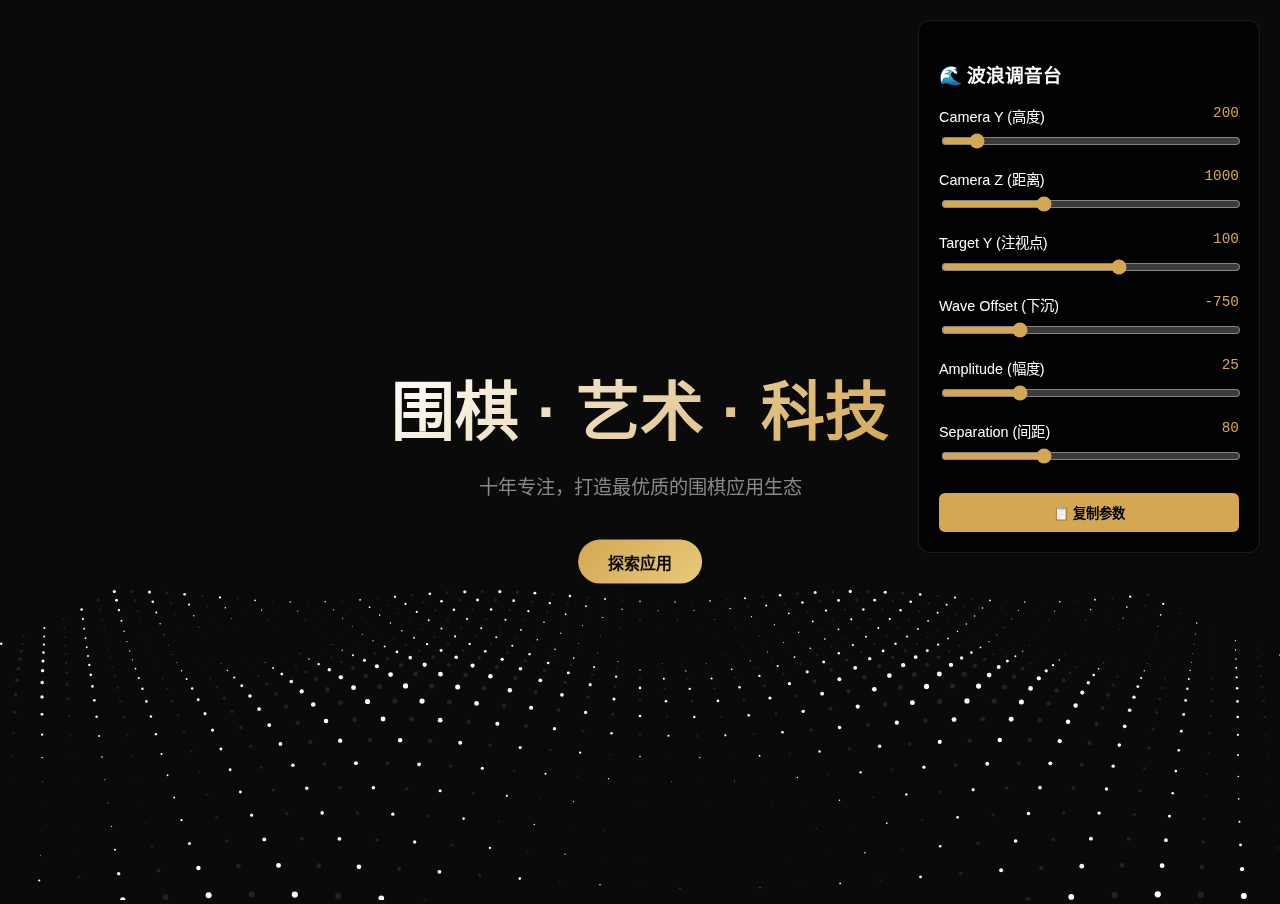
<file: tuner.html>
<!DOCTYPE html>
<html lang="zh-CN">
<head>
    <meta charset="UTF-8">
    <meta name="viewport" content="width=device-width, initial-scale=1.0">
    <title>Go Wave Tuner - 围棋波浪调音台</title>
    <style>
        body { margin: 0; overflow: hidden; background-color: #0a0a0a; font-family: sans-serif; }
        #canvas-container { width: 100vw; height: 100vh; }
        
        /* 模拟官网文字层，用于参照 */
        .overlay {
            position: absolute;
            top: 50%;
            left: 50%;
            transform: translate(-50%, -50%);
            text-align: center;
            color: #fff;
            pointer-events: none;
            z-index: 10;
        }
        .overlay h1 {
            font-size: 4rem;
            margin-bottom: 20px;
            background: linear-gradient(135deg, #ffffff 0%, #D4A853 100%);
            -webkit-background-clip: text;
            -webkit-text-fill-color: transparent;
        }
        .overlay p { font-size: 1.2rem; color: #888; margin-bottom: 40px; }
        .btn {
            display: inline-block;
            padding: 10px 30px;
            background: linear-gradient(135deg, #D4A853 0%, #E8C97B 100%);
            color: #0a0a0a;
            border-radius: 50px;
            font-weight: bold;
        }

        /* 调音面板 */
        #tuner {
            position: absolute;
            top: 20px;
            right: 20px;
            width: 300px;
            background: rgba(0, 0, 0, 0.8);
            backdrop-filter: blur(10px);
            padding: 20px;
            border-radius: 12px;
            border: 1px solid rgba(255, 255, 255, 0.1);
            color: #fff;
            z-index: 100;
        }
        .control-group { margin-bottom: 15px; }
        .control-group label { display: flex; justify-content: space-between; font-size: 0.9rem; margin-bottom: 5px; }
        .control-group input { width: 100%; cursor: pointer; accent-color: #D4A853; }
        .val { color: #D4A853; font-family: monospace; }
        
        #export-btn {
            width: 100%;
            padding: 10px;
            background: #D4A853;
            border: none;
            border-radius: 6px;
            color: #000;
            font-weight: bold;
            cursor: pointer;
            margin-top: 10px;
        }
        #export-btn:hover { background: #E8C97B; }
        
        #output {
            margin-top: 10px;
            width: 100%;
            height: 60px;
            background: #222;
            border: 1px solid #444;
            color: #ccc;
            font-size: 0.8rem;
            padding: 5px;
            display: none;
        }
    </style>
    <!-- 引用 Three.js -->
    <script src="js/three.min.js"></script>
</head>
<body>

    <div id="canvas-container"></div>

    <div class="overlay">
        <h1>围棋 · 艺术 · 科技</h1>
        <p>十年专注，打造最优质的围棋应用生态</p>
        <span class="btn">探索应用</span>
    </div>

    <div id="tuner">
        <h3>🌊 波浪调音台</h3>
        
        <div class="control-group">
            <label>Camera Y (高度) <span id="val-camY" class="val">200</span></label>
            <input type="range" id="camY" min="0" max="2000" value="200">
        </div>
        
        <div class="control-group">
            <label>Camera Z (距离) <span id="val-camZ" class="val">1000</span></label>
            <input type="range" id="camZ" min="500" max="2000" value="1000">
        </div>

        <div class="control-group">
            <label>Target Y (注视点) <span id="val-targetY" class="val">100</span></label>
            <input type="range" id="targetY" min="-500" max="500" value="100">
        </div>

        <div class="control-group">
            <label>Wave Offset (下沉) <span id="val-offset" class="val">-750</span></label>
            <input type="range" id="offset" min="-1000" max="0" value="-750">
        </div>

        <div class="control-group">
            <label>Amplitude (幅度) <span id="val-amp" class="val">25</span></label>
            <input type="range" id="amp" min="0" max="100" value="25">
        </div>
        
        <div class="control-group">
            <label>Separation (间距) <span id="val-sep" class="val">80</span></label>
            <input type="range" id="sep" min="20" max="200" value="80">
        </div>

        <button id="export-btn">📋 复制参数</button>
        <textarea id="output"></textarea>
    </div>

<script>
    // Tuner Logic
    var params = {
        camY: 200,
        camZ: 1000,
        targetY: 100,
        offset: -750,
        amp: 25,
        sep: 80
    };

    var container = document.getElementById('canvas-container');
    var camera, scene, renderer;
    var particles = [], particle;
    var count = 0;
    var AMOUNTX = 60, AMOUNTY = 40;
    var target = new THREE.Vector3(0, params.targetY, 0);

    init();
    animate();
    setupControls();

    function init() {
        camera = new THREE.PerspectiveCamera(75, container.clientWidth / container.clientHeight, 1, 10000);
        updateCamera();

        scene = new THREE.Scene();
        rebuildParticles(); // Initial build

        renderer = new THREE.CanvasRenderer({ alpha: true });
        renderer.setSize(container.clientWidth, container.clientHeight);
        renderer.setClearColor(0x0a0a0a, 0); // Transparent
        
        container.appendChild(renderer.domElement);
        window.addEventListener('resize', onWindowResize, false);
    }

    function rebuildParticles() {
        // Clear existing
        for(var i=0; i<particles.length; i++) {
            scene.remove(particles[i]);
        }
        particles = [];

        var PI2 = Math.PI * 2;
        var materialWhite = new THREE.ParticleCanvasMaterial({
            color: 0xffffff,
            program: function (context) {
                context.beginPath();
                context.arc(0, 0, 1, 0, PI2, true);
                context.fill();
            }
        });
        var materialBlack = new THREE.ParticleCanvasMaterial({
            color: 0x222222, 
            program: function (context) {
                context.beginPath();
                context.arc(0, 0, 1, 0, PI2, true);
                context.fill();
            }
        });

        var i = 0;
        for (var ix = 0; ix < AMOUNTX; ix++) {
            for (var iy = 0; iy < AMOUNTY; iy++) {
                var isWhite = (ix + iy) % 2 === 0;
                var material = isWhite ? materialWhite : materialBlack;
                var p = new THREE.Particle(material);
                
                // Set initial X/Z based on Separation
                p.position.x = ix * params.sep - ((AMOUNTX * params.sep) / 2);
                p.position.z = iy * params.sep - ((AMOUNTY * params.sep) / 2);
                
                scene.add(p);
                particles.push(p);
            }
        }
    }

    function updateCamera() {
        camera.position.y = parseInt(params.camY);
        camera.position.z = parseInt(params.camZ);
        target.y = parseInt(params.targetY);
        camera.lookAt(target);
    }

    function onWindowResize() {
        camera.aspect = container.clientWidth / container.clientHeight;
        camera.updateProjectionMatrix();
        renderer.setSize(container.clientWidth, container.clientHeight);
    }

    function animate() {
        requestAnimationFrame(animate);
        render();
    }

    function render() {
        camera.lookAt(target);

        var i = 0;
        for (var ix = 0; ix < AMOUNTX; ix++) {
            for (var iy = 0; iy < AMOUNTY; iy++) {
                particle = particles[i++];
                
                // Dynamic Wave Calculation
                particle.position.y = (Math.sin((ix + count) * 0.3) * params.amp) + 
                                      (Math.sin((iy + count) * 0.5) * params.amp) + 
                                      parseInt(params.offset);
                
                particle.scale.x = particle.scale.y = 
                    (Math.sin((ix + count) * 0.3) + 1) * 2 + 
                    (Math.sin((iy + count) * 0.5) + 1) * 2;
            }
        }

        renderer.clear();
        renderer.render(scene, camera);
        count += 0.1;
    }

    // UI Controls Logic
    function setupControls() {
        const inputs = ['camY', 'camZ', 'targetY', 'offset', 'amp', 'sep'];
        
        inputs.forEach(id => {
            const el = document.getElementById(id);
            const valEl = document.getElementById('val-' + id);
            
            el.addEventListener('input', function(e) {
                const val = parseInt(e.target.value);
                params[id] = val;
                valEl.innerText = val;
                
                if(id === 'camY' || id === 'camZ' || id === 'targetY') {
                    updateCamera();
                }
                if(id === 'sep') {
                    rebuildParticles(); // Need to rebuild grid when spacing changes
                }
            });
        });

        document.getElementById('export-btn').addEventListener('click', function() {
            const json = JSON.stringify(params, null, 2);
            const out = document.getElementById('output');
            out.value = json;
            out.style.display = 'block';
            out.select();
            document.execCommand('copy');
            this.innerText = "✅ 已复制到剪贴板";
            setTimeout(() => this.innerText = "📋 复制参数", 2000);
        });
    }
</script>
</body>
</html>
</file>
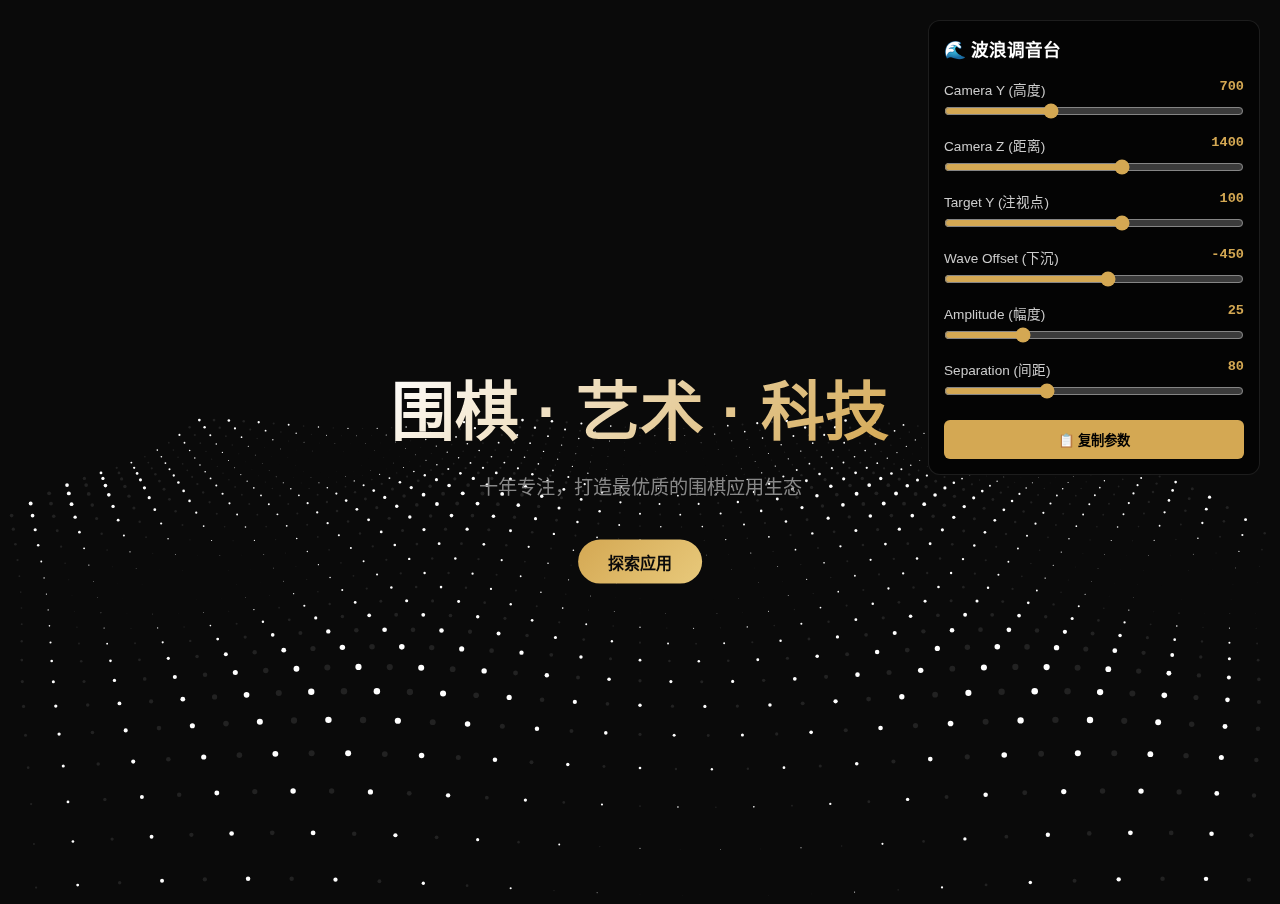
<file: tools/tuner.html>
<!DOCTYPE html>
<html lang="zh-CN">
<head>
    <meta charset="UTF-8">
    <meta name="viewport" content="width=device-width, initial-scale=1.0">
    <title>Go Wave Tuner - 围棋波浪调音台</title>
    <style>
        body { margin: 0; overflow: hidden; background-color: #0a0a0a; font-family: sans-serif; }
        #canvas-container { width: 100vw; height: 100vh; }
        
        /* 模拟官网文字层，用于参照 */
        .overlay {
            position: absolute;
            top: 50%;
            left: 50%;
            transform: translate(-50%, -50%);
            text-align: center;
            color: #fff;
            pointer-events: none;
            z-index: 10;
        }
        .overlay h1 {
            font-size: 4rem;
            margin-bottom: 20px;
            background: linear-gradient(135deg, #ffffff 0%, #D4A853 100%);
            -webkit-background-clip: text;
            -webkit-text-fill-color: transparent;
        }
        .overlay p { font-size: 1.2rem; color: #888; margin-bottom: 40px; }
        .btn {
            display: inline-block;
            padding: 10px 30px;
            background: linear-gradient(135deg, #D4A853 0%, #E8C97B 100%);
            color: #0a0a0a;
            border-radius: 50px;
            font-weight: bold;
        }

        /* 调音面板 */
        #tuner {
            position: absolute;
            top: 20px;
            right: 20px;
            width: 300px;
            background: rgba(0, 0, 0, 0.6); 
            backdrop-filter: blur(8px);
            padding: 15px;
            border-radius: 12px;
            border: 1px solid rgba(255, 255, 255, 0.1);
            color: #fff;
            z-index: 100;
            transition: transform 0.3s ease;
        }
        
        #toggle-btn {
            display: none; /* 桌面端隐藏 */
            position: absolute;
            top: 10px;
            right: 10px;
            background: transparent;
            border: 1px solid #D4A853;
            color: #D4A853;
            padding: 4px 10px;
            border-radius: 4px;
            font-size: 12px;
            cursor: pointer;
        }

        .control-group { margin-bottom: 12px; }
        .control-group label { display: flex; justify-content: space-between; font-size: 0.85rem; margin-bottom: 4px; color: #ccc; }
        .control-group input { width: 100%; cursor: pointer; accent-color: #D4A853; margin: 0; }
        .val { color: #D4A853; font-family: monospace; font-weight: bold; }
        
        #export-btn {
            width: 100%;
            padding: 10px;
            background: #D4A853;
            border: none;
            border-radius: 6px;
            color: #000;
            font-weight: bold;
            cursor: pointer;
            margin-top: 5px;
        }
        #export-btn:hover { background: #E8C97B; }
        
        #output {
            margin-top: 10px;
            width: 100%;
            height: 60px;
            background: #222;
            border: 1px solid #444;
            color: #ccc;
            font-size: 0.8rem;
            padding: 5px;
            display: none;
            box-sizing: border-box;
        }

        /* 移动端适配 */
        @media (max-width: 768px) {
            #tuner {
                top: 0;
                left: 0;
                right: 0;
                width: 100%;
                border-radius: 0 0 12px 12px;
                box-sizing: border-box;
                max-height: 60vh;
                overflow-y: auto;
            }
            #tuner.collapsed {
                transform: translateY(-90%);
            }
            #toggle-btn {
                display: block;
            }
            .overlay h1 { font-size: 2rem; }
        }
    </style>
    <!-- 引用 Three.js (修正路径) -->
    <script src="../js/three.min.js"></script>
</head>
<body>

    <div id="canvas-container"></div>

    <div class="overlay">
        <h1>围棋 · 艺术 · 科技</h1>
        <p>十年专注，打造最优质的围棋应用生态</p>
        <span class="btn">探索应用</span>
    </div>

    <div id="tuner">
        <h3 style="margin-top: 0; font-size: 1.1rem;">🌊 波浪调音台 <button id="toggle-btn">收起</button></h3>
        
        <div class="control-group">
            <label>Camera Y (高度) <span id="val-camY" class="val">700</span></label>
            <input type="range" id="camY" min="0" max="2000" value="700">
        </div>
        
        <div class="control-group">
            <label>Camera Z (距离) <span id="val-camZ" class="val">1400</span></label>
            <input type="range" id="camZ" min="500" max="2000" value="1400">
        </div>

        <div class="control-group">
            <label>Target Y (注视点) <span id="val-targetY" class="val">100</span></label>
            <input type="range" id="targetY" min="-500" max="500" value="100">
        </div>

        <div class="control-group">
            <label>Wave Offset (下沉) <span id="val-offset" class="val">-450</span></label>
            <input type="range" id="offset" min="-1000" max="0" value="-450">
        </div>

        <div class="control-group">
            <label>Amplitude (幅度) <span id="val-amp" class="val">25</span></label>
            <input type="range" id="amp" min="0" max="100" value="25">
        </div>
        
        <div class="control-group">
            <label>Separation (间距) <span id="val-sep" class="val">80</span></label>
            <input type="range" id="sep" min="20" max="200" value="80">
        </div>

        <button id="export-btn">📋 复制参数</button>
        <textarea id="output"></textarea>
    </div>

<script>
    // Tuner Logic
    var params = {
        camY: 700,
        camZ: 1400,
        targetY: 100,
        offset: -450,
        amp: 25,
        sep: 80
    };

    var container = document.getElementById('canvas-container');
    var camera, scene, renderer;
    var particles = [], particle;
    var count = 0;
    var AMOUNTX = 60, AMOUNTY = 40;
    var target = new THREE.Vector3(0, params.targetY, 0);

    // Toggle Logic
    document.getElementById('toggle-btn').addEventListener('click', function() {
        var panel = document.getElementById('tuner');
        panel.classList.toggle('collapsed');
        this.innerText = panel.classList.contains('collapsed') ? '展开' : '收起';
    });

    init();
    animate();
    setupControls();

    function init() {
        camera = new THREE.PerspectiveCamera(75, container.clientWidth / container.clientHeight, 1, 10000);
        updateCamera();

        scene = new THREE.Scene();
        rebuildParticles(); // Initial build

        renderer = new THREE.CanvasRenderer({ alpha: true });
        renderer.setSize(container.clientWidth, container.clientHeight);
        renderer.setClearColor(0x0a0a0a, 0); // Transparent
        
        container.appendChild(renderer.domElement);
        window.addEventListener('resize', onWindowResize, false);
    }

    function rebuildParticles() {
        // Clear existing
        for(var i=0; i<particles.length; i++) {
            scene.remove(particles[i]);
        }
        particles = [];

        var PI2 = Math.PI * 2;
        var materialWhite = new THREE.ParticleCanvasMaterial({
            color: 0xffffff,
            program: function (context) {
                context.beginPath();
                context.arc(0, 0, 1, 0, PI2, true);
                context.fill();
            }
        });
        var materialBlack = new THREE.ParticleCanvasMaterial({
            color: 0x222222, 
            program: function (context) {
                context.beginPath();
                context.arc(0, 0, 1, 0, PI2, true);
                context.fill();
            }
        });

        var i = 0;
        for (var ix = 0; ix < AMOUNTX; ix++) {
            for (var iy = 0; iy < AMOUNTY; iy++) {
                var isWhite = (ix + iy) % 2 === 0;
                var material = isWhite ? materialWhite : materialBlack;
                var p = new THREE.Particle(material);
                
                // Set initial X/Z based on Separation
                p.position.x = ix * params.sep - ((AMOUNTX * params.sep) / 2);
                p.position.z = iy * params.sep - ((AMOUNTY * params.sep) / 2);
                
                scene.add(p);
                particles.push(p);
            }
        }
    }

    function updateCamera() {
        camera.position.y = parseInt(params.camY);
        camera.position.z = parseInt(params.camZ);
        target.y = parseInt(params.targetY);
        camera.lookAt(target);
    }

    function onWindowResize() {
        camera.aspect = container.clientWidth / container.clientHeight;
        camera.updateProjectionMatrix();
        renderer.setSize(container.clientWidth, container.clientHeight);
    }

    function animate() {
        requestAnimationFrame(animate);
        render();
    }

    function render() {
        camera.lookAt(target);

        var i = 0;
        for (var ix = 0; ix < AMOUNTX; ix++) {
            for (var iy = 0; iy < AMOUNTY; iy++) {
                particle = particles[i++];
                
                // Dynamic Wave Calculation
                particle.position.y = (Math.sin((ix + count) * 0.3) * params.amp) + 
                                      (Math.sin((iy + count) * 0.5) * params.amp) + 
                                      parseInt(params.offset);
                
                particle.scale.x = particle.scale.y = 
                    (Math.sin((ix + count) * 0.3) + 1) * 2 + 
                    (Math.sin((iy + count) * 0.5) + 1) * 2;
            }
        }

        renderer.clear();
        renderer.render(scene, camera);
        count += 0.1;
    }

    // UI Controls Logic
    function setupControls() {
        const inputs = ['camY', 'camZ', 'targetY', 'offset', 'amp', 'sep'];
        
        inputs.forEach(id => {
            const el = document.getElementById(id);
            const valEl = document.getElementById('val-' + id);
            
            el.addEventListener('input', function(e) {
                const val = parseInt(e.target.value);
                params[id] = val;
                valEl.innerText = val;
                
                if(id === 'camY' || id === 'camZ' || id === 'targetY') {
                    updateCamera();
                }
                if(id === 'sep') {
                    rebuildParticles(); // Need to rebuild grid when spacing changes
                }
            });
        });

        document.getElementById('export-btn').addEventListener('click', function() {
            const json = JSON.stringify(params, null, 2);
            const out = document.getElementById('output');
            out.value = json;
            out.style.display = 'block';
            out.select();
            document.execCommand('copy');
            this.innerText = "✅ 已复制到剪贴板";
            setTimeout(() => this.innerText = "📋 复制参数", 2000);
        });
    }
</script>
</body>
</html>
</file>
